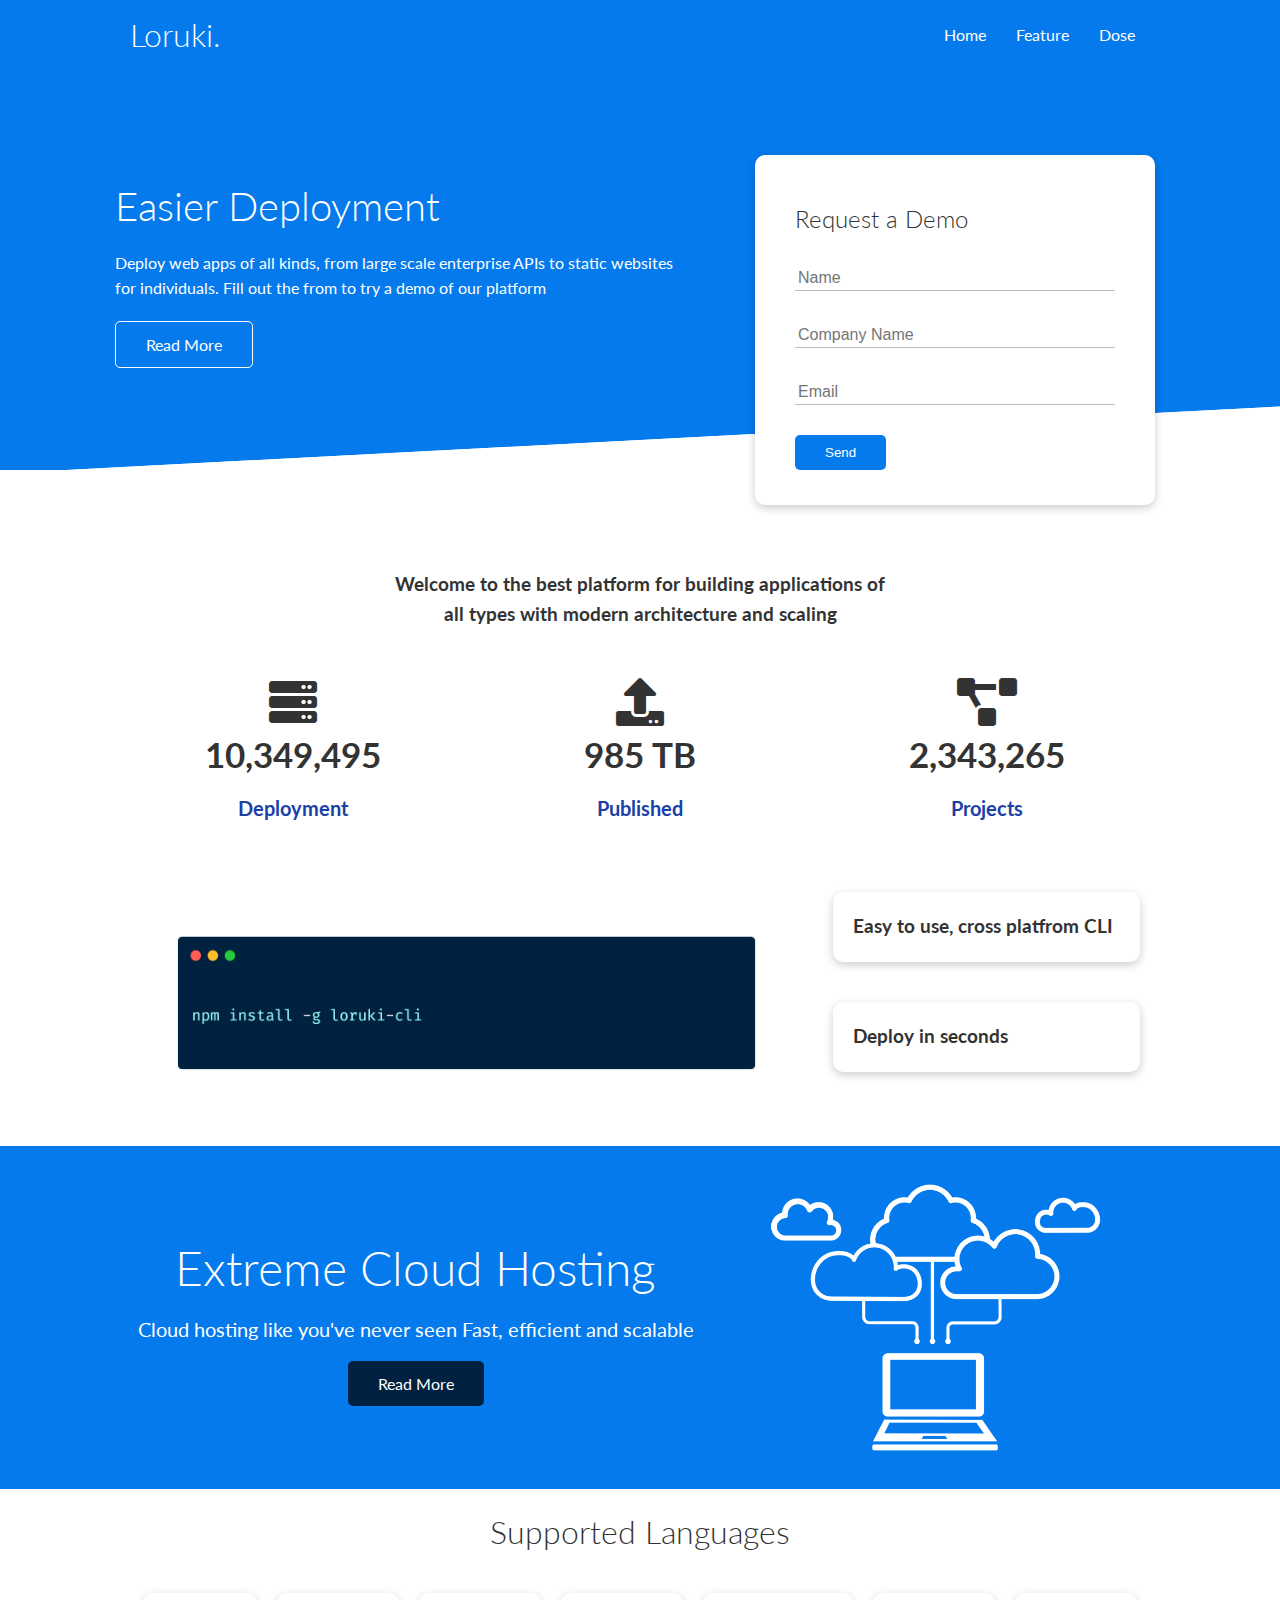
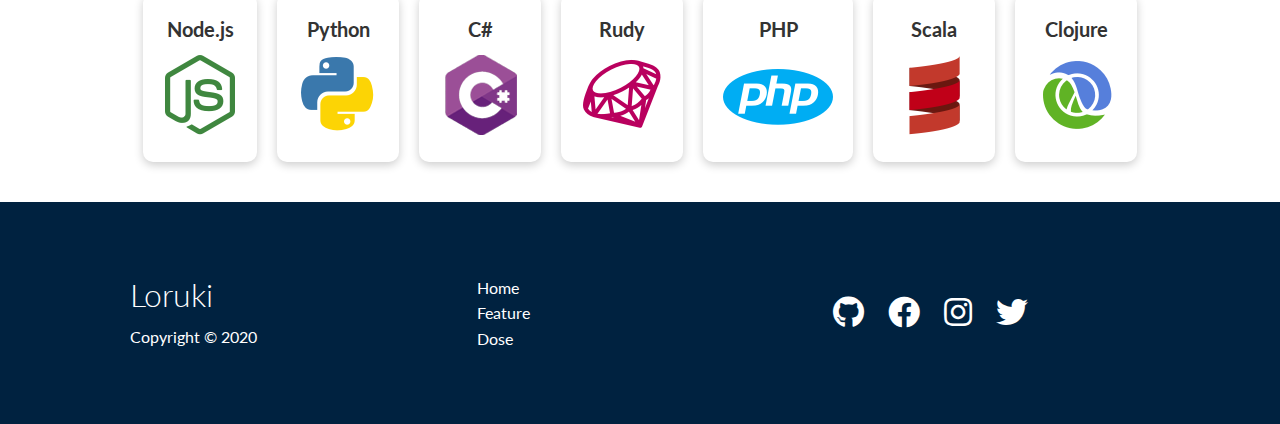
<file: index.html>
<!DOCTYPE html>
<html lang="en">
  <head>
    <meta charset="UTF-8" />
    <meta http-equiv="X-UA-Compatible" content="IE=edge" />
    <meta name="viewport" content="width=device-width, initial-scale=1.0" />
    <link rel="stylesheet" href="css/utilies.css" />
    <link rel="stylesheet" href="css/style.css" />

    <link
      rel="stylesheet"
      href="https://cdnjs.cloudflare.com/ajax/libs/font-awesome/5.15.4/css/all.min.css"
    />
    <title>Loruki | Cloud Hosting For Everyone</title>
  </head>
  <body>
    <!-- Navbar -->
    <div class="navbar">
      <div class="container flex">
        <h1 class="logo">Loruki.</h1>
        <nav>
          <ul>
            <li><a href="index.html">Home</a></li>
            <li><a href="feature.html">Feature</a></li>
            <li><a href="docs.html">Dose</a></li>
          </ul>
        </nav>
      </div>
    </div>

    <!-- Showcase -->
    <section class="showcase">
      <div class="container grid">
        <div class="showcase-text">
          <h1>Easier Deployment</h1>
          <p>
            Deploy web apps of all kinds, from large scale enterprise APIs to
            static websites for individuals. Fill out the from to try a demo of
            our platform
          </p>
          <a href="feature.html" class="btn btn-outline"> Read More</a>
        </div>

        <div class="showcase-form card">
          <h2>Request a Demo</h2>
          <form action="">
            <div class="from-control">
              <input type="text" name="name" placeholder="Name" required />
            </div>
            <div class="from-control">
              <input
                type="text"
                name="company"
                placeholder="Company Name"
                required
              />
            </div>
            <div class="from-control">
              <input type="text" name="email" placeholder="Email" required />
            </div>
            <input type="button" value="Send" class="btn btn-primary" />
          </form>
        </div>
      </div>
    </section>

    <!-- Stats -->
    <section class="stats">
      <div class="container">
        <h3 class="stats-heading text-center my-1">
          Welcome to the best platform for building applications of all types
          with modern architecture and scaling
        </h3>

        <div class="grid grid-3 text-center my-4">
          <div>
            <i class="fas fa-server fa-3x"></i>
            <h3>10,349,495</h3>
            <p class="text-secondary">Deployment</p>
          </div>
          <div>
            <i class="fas fa-upload fa-3x"></i>
            <h3>985 TB</h3>
            <p class="text-secondary">Published</p>
          </div>
          <div>
            <i class="fas fa-project-diagram fa-3x"></i>
            <h3>2,343,265</h3>
            <p class="text-secondary">Projects</p>
          </div>
        </div>
      </div>
    </section>

    <!-- Cli -->
    <section class="cli">
      <div class="container grid">
        <img src="images/cli.png" alt="" />
        <div class="card">
          <h3>Easy to use, cross platfrom CLI</h3>
        </div>
        <div class="card">
          <h3>Deploy in seconds</h3>
        </div>
      </div>
    </section>

    <!-- Cloud -->
    <section class="cloud bg-primary my-2 py-2">
      <div class="container grid">
        <div class="text-center">
          <h2 class="lg">Extreme Cloud Hosting</h2>
          <p class="lead my-1">
            Cloud hosting like you've never seen Fast, efficient and scalable
          </p>
          <a href="feature.html" class="btn btn-dark">Read More</a>
        </div>
        <img src="images/cloud.png" alt="" />
      </div>
    </section>

    <!-- Languages -->
    <section class="languages">
      <h2 class="md text-center my-2">Supported Languages</h2>

      <div class="container flex">
        <div class="card">
          <h4>Node.js</h4>
          <img src="images/logos/node.png" alt="" />
        </div>
        <div class="card">
          <h4>Python</h4>
          <img src="images/logos/python.png" alt="" />
        </div>
        <div class="card">
          <h4>C#</h4>
          <img src="images/logos/csharp.png" alt="" />
        </div>
        <div class="card">
          <h4>Rudy</h4>
          <img src="images/logos/ruby.png" alt="" />
        </div>
        <div class="card">
          <h4>PHP</h4>
          <img src="images/logos/php.png" alt="" />
        </div>
        <div class="card">
          <h4>Scala</h4>
          <img src="images/logos/scala.png" alt="" />
        </div>
        <div class="card">
          <h4>Clojure</h4>
          <img src="images/logos/clojure.png" alt="" />
        </div>
      </div>
    </section>

    <!-- Footer -->
    <footer class="footer bg-dark py-5">
      <div class="container grid grid-3">
        <div>
          <h1>Loruki</h1>
          <p>Copyright &copy; 2020</p>
        </div>
        <nav>
          <ul>
            <ul>
              <li><a href="index.html">Home</a></li>
              <li><a href="feature.html">Feature</a></li>
              <li><a href="docs.html">Dose</a></li>
            </ul>
          </ul>
        </nav>

        <div class="social">
          <a href="#"><i class="fab fa-github fa-2x"></i></a>
          <a href="#"><i class="fab fa-facebook fa-2x"></i></a>
          <a href="#"><i class="fab fa-instagram fa-2x"></i></a>
          <a href="#"><i class="fab fa-twitter fa-2x"></i></a>
        </div>
      </div>
    </footer>
  </body>
</html>
</file>
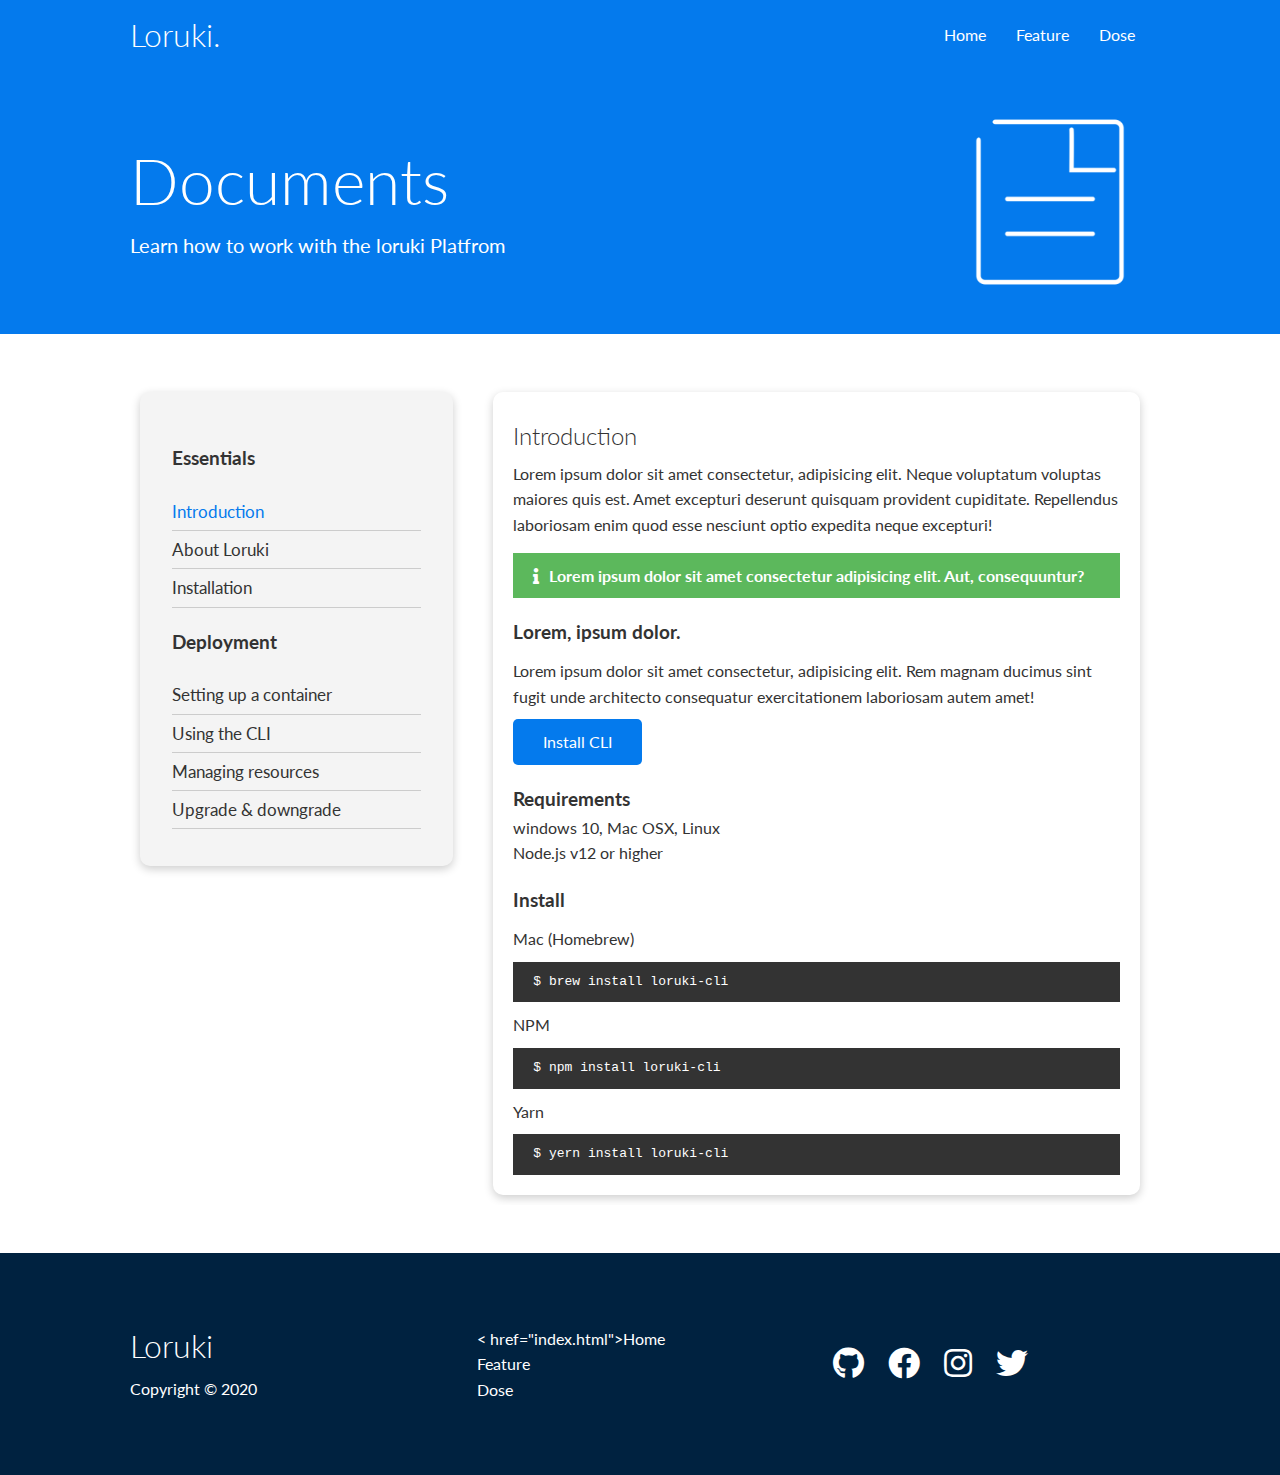
<file: docs.html>
<!DOCTYPE html>
<html lang="en">
  <head>
    <meta charset="UTF-8" />
    <meta http-equiv="X-UA-Compatible" content="IE=edge" />
    <meta name="viewport" content="width=device-width, initial-scale=1.0" />
    <link rel="stylesheet" href="css/utilies.css" />
    <link rel="stylesheet" href="css/style.css" />

    <link
      rel="stylesheet"
      href="https://cdnjs.cloudflare.com/ajax/libs/font-awesome/5.15.4/css/all.min.css"
    />
    <title>Loruki | Cloud Hosting For Everyone</title>
  </head>
  <body>
    <!-- Navbar -->
    <div class="navbar">
      <div class="container flex">
        <h1 class="logo">Loruki.</h1>
        <nav>
          <ul>
            <li><a href="index.html">Home</a></li>
            <li><a href="feature.html">Feature</a></li>
            <li><a href="docs.html">Dose</a></li>
          </ul>
        </nav>
      </div>
    </div>

    <!-- Head -->
    <section class="docs-head bg-primary py-3">
      <div class="container grid">
        <div>
          <h1 class="xl">Documents</h1>
          <p class="lead">
           Learn how to work with the loruki Platfrom
          </p>
        </div>
        <img src="images/docs.png" alt="" />
      </div>
    </section>

    <!-- Docs main -->
<section class="docs-main my-4">
    <div class="container grid">
        <div class="card bg-light p-3">
            <h3 class="my-2">Essentials</h3>
            <nav>
                <ul>
                    <li><a a class="text-primary" href="#">Introduction</a></li>
                    <li><a href="#">About Loruki</a></li>
                    <li><a href="#">Installation</a></li>
                </ul>
            </nav>

            <h3 class="my-2">Deployment</h3>
            <nav>
                <ul>
                    <li><a href="#">Setting up a container</a></li>
                    <li><a href="#">Using the CLI</a></li>
                    <li><a href="#">Managing resources</a></li>
                    <li><a href="#">Upgrade & downgrade</a></li>
                </ul>
            </nav>
        </div>
        <div class="card">
            <h2>Introduction</h2>
            <p>Lorem ipsum dolor sit amet consectetur, adipisicing elit. Neque voluptatum voluptas maiores quis est. Amet excepturi deserunt quisquam provident cupiditate. Repellendus laboriosam enim quod esse nesciunt optio expedita neque excepturi!</p>

            <div class="alert alert-success">
                <i class="fas fa-info"></i>Lorem ipsum dolor sit amet consectetur adipisicing elit. Aut, consequuntur?
            </div>

            <h3>Lorem, ipsum dolor.</h3>
            <p>Lorem ipsum dolor sit amet consectetur, adipisicing elit. Rem magnam ducimus sint fugit unde architecto consequatur exercitationem laboriosam autem amet!</p>
            <a href="#" class="btn btn-primary">Install CLI</a>

            <h3>Requirements</h3>
            <ul>
                <li>windows 10, Mac OSX, Linux</li>
                <li>Node.js v12 or higher</li>
            </ul>

            <h3>Install</h3>
            <p>Mac (Homebrew)</p>
            <pre><code>$ brew install loruki-cli</code></pre>

            <p>NPM</p>
            <pre><code>$ npm install loruki-cli</code></pre>

            <p>Yarn</p>
            <pre><code>$ yern install loruki-cli</code></pre>
        </div>
    </div>
</section>
    <!-- Footer -->
    <footer class="footer bg-dark py-5">
      <div class="container grid grid-3">
        <div>
          <h1>Loruki</h1>
          <p>Copyright &copy; 2020</p>
        </div>
        <nav>
          <ul>
            <ul>
              <li>< href="index.html">Home</a></li>
              <li><a href="feature.html">Feature</a></li>
              <li><a href="docs.html">Dose</a></li>
            </ul>
          </ul>
        </nav>

        <div class="social">
          <a href="#"><i class="fab fa-github fa-2x"></i></a>
          <a href="#"><i class="fab fa-facebook fa-2x"></i></a>
          <a href="#"><i class="fab fa-instagram fa-2x"></i></a>
          <a href="#"><i class="fab fa-twitter fa-2x"></i></a>
        </div>
      </div>
    </footer>
  </body>
</html>
</file>
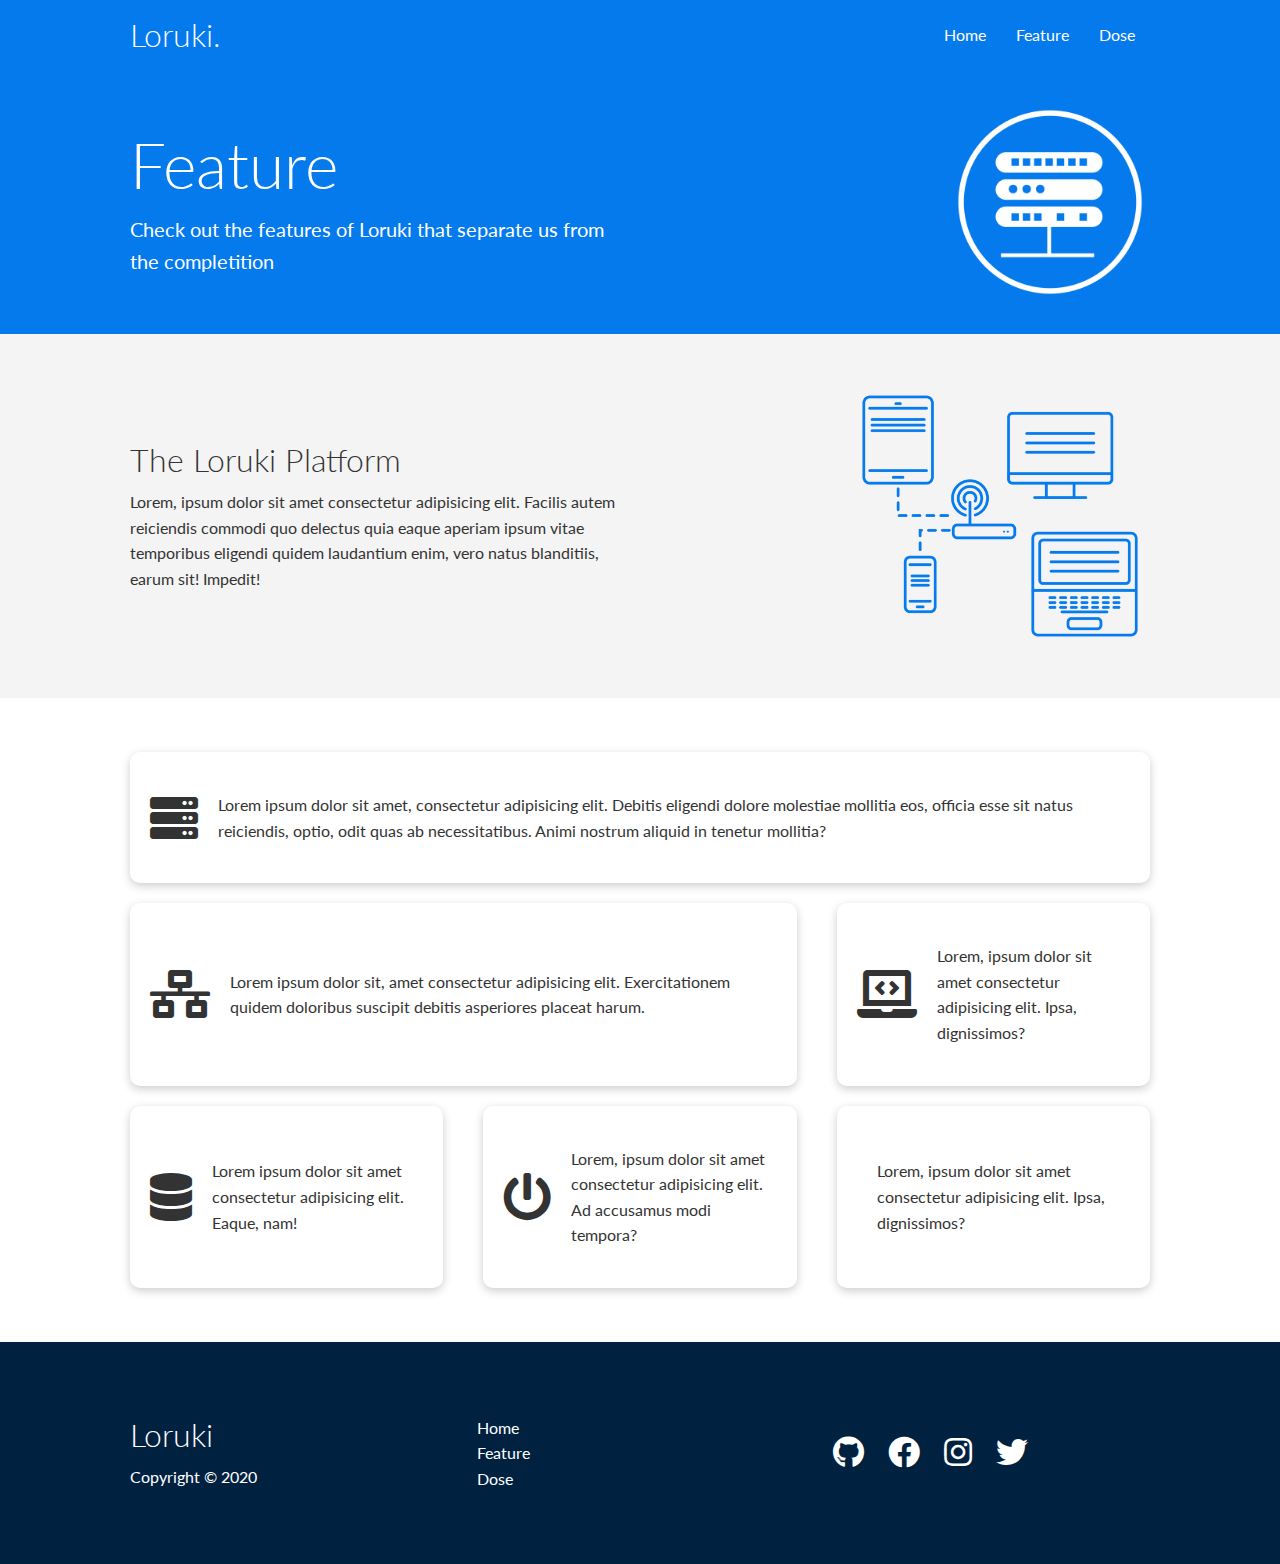
<file: feature.html>
<!DOCTYPE html>
<html lang="en">
  <head>
    <meta charset="UTF-8" />
    <meta http-equiv="X-UA-Compatible" content="IE=edge" />
    <meta name="viewport" content="width=device-width, initial-scale=1.0" />
    <link rel="stylesheet" href="css/utilies.css" />
    <link rel="stylesheet" href="css/style.css" />

    <link
      rel="stylesheet"
      href="https://cdnjs.cloudflare.com/ajax/libs/font-awesome/5.15.4/css/all.min.css"
    />
    <title>Loruki | Cloud Hosting For Everyone</title>
  </head>
  <body>
    <!-- Navbar -->
    <div class="navbar">
      <div class="container flex">
        <h1 class="logo">Loruki.</h1>
        <nav>
          <ul>
            <li><a href="index.html">Home</a></li>
            <li><a href="feature.html">Feature</a></li>
            <li><a href="docs.html">Dose</a></li>
          </ul>
        </nav>
      </div>
    </div>

    <!-- Head -->
    <section class="features-head bg-primary py-3">
      <div class="container grid">
        <div>
          <h1 class="xl">Feature</h1>
          <p class="lead">
            Check out the features of Loruki that separate us from the
            completition
          </p>
        </div>
        <img src="images/server.png" alt="" />
      </div>
    </section>

    <!-- Sub head -->
    <section class="features-sub-head bg-light py-3">
      <div class="container grid">
        <div>
          <h1 class="md">The Loruki Platform</h1>
          <p>
            Lorem, ipsum dolor sit amet consectetur adipisicing elit. Facilis
            autem reiciendis commodi quo delectus quia eaque aperiam ipsum vitae
            temporibus eligendi quidem laudantium enim, vero natus blanditiis,
            earum sit! Impedit!
          </p>
        </div>
        <img src="images/server2.png" alt="" />
      </div>
    </section>

    <section class="features-main my-2">
      <div class="container grid  grid-3">
        <div class="card flex">
          <i class="fas fa-server fa-3x"></i>
          <p>
            Lorem ipsum dolor sit amet, consectetur adipisicing elit. Debitis
            eligendi dolore molestiae mollitia eos, officia esse sit natus
            reiciendis, optio, odit quas ab necessitatibus. Animi nostrum
            aliquid in tenetur mollitia?
          </p>
        </div>
        <div class="card flex">
          <i class="fas fa-network-wired fa-3x"></i>
          <p>
            Lorem ipsum dolor sit, amet consectetur adipisicing elit.
            Exercitationem quidem doloribus suscipit debitis asperiores placeat
            harum.
          </p>
        </div>

        <div class="card flex">
          <i class="fas fa-laptop-code fa-3x"></i>
          <p>
            Lorem, ipsum dolor sit amet consectetur adipisicing elit. Ipsa,
            dignissimos?
          </p>
        </div>
        <div class="card flex">
          <i class="fas fa-database fa-3x"></i>
          <p>
            Lorem ipsum dolor sit amet consectetur adipisicing elit. Eaque, nam!
          </p>
        </div>
        <div class="card flex">
          <i class="fas fa-power-off fa-3x"></i>
          <p>
            Lorem, ipsum dolor sit amet consectetur adipisicing elit. Ad
            accusamus modi tempora?
          </p>
        </div>
        <div class="card flex">
          <i class="fas fa- fa-3x"></i>
          <p>
            Lorem, ipsum dolor sit amet consectetur adipisicing elit. Ipsa,
            dignissimos?
          </p>
        </div>
      </div>
    </section>

    <!-- Footer -->
    <footer class="footer bg-dark py-5">
      <div class="container grid grid-3">
        <div>
          <h1>Loruki</h1>
          <p>Copyright &copy; 2020</p>
        </div>
        <nav>
          <ul>
            <ul>
              <li><a href="index.html">Home</a></li>
              <li><a href="feature.html">Feature</a></li>
              <li><a href="docs.html">Dose</a></li>
            </ul>
          </ul>
        </nav>

        <div class="social">
          <a href="#"><i class="fab fa-github fa-2x"></i></a>
          <a href="#"><i class="fab fa-facebook fa-2x"></i></a>
          <a href="#"><i class="fab fa-instagram fa-2x"></i></a>
          <a href="#"><i class="fab fa-twitter fa-2x"></i></a>
        </div>
      </div>
    </footer>
  </body>
</html>
</file>
<file: css/utilies.css>
/* Utilities */
.container {
  max-width: 1100px;
  margin: 0 auto;
  overflow: auto;
  padding: 0 40px;
}

.card {
  background-color: #fff;
  color: #333;
  border-radius: 10px;
  box-shadow: 0 3px 10px rgba(0, 0, 0, 0.2);
  padding: 20px;
  margin: 10px;
}

.btn {
  display: inline-block;
  padding: 10px 30px;
  cursor: pointer;
  background-color: var(--primary-color);
  color: #fff;
  border: none;
  border-radius: 5px;
}

.btn-outline {
  background-color: transparent;
  border: 1px #fff solid;
}

.btn:hover {
  transform: scale(0.98);
}

/* Backgrounds & colored buttons*/
.bg-primary,
.btn-primary {
  background-color: var(--primary-color);
  color: #fff;
}

.bg-secondary,
.btn-secondary {
  background-color: var(--secondary-color);
  color: #fff;
}

.bg-dark,
.btn-dark {
  background-color: var(--dark-color);
  color: #fff;
}

.bg-light,
.btn-light {
  background-color: var(--light-color);
  color: #333;
}

.bg-primary a,
.btn-primary a,
.bg-secondary a,
.btn-secondary a,
.bg-dark a,
.btn-dark a {
  color: #fff;
}

/* Text Color */
.text-primary {
  color: var(--primary-color);
}

.text-secondary {
  color: var(--secondary-color);
}

.text-dark {
  color: var(--dark-color);
}

.text-light {
  color: var(--light-color);
}
/* Text Sizes */
.lead {
  font-size: 20px;
}

.sm {
  font-size: 1rem;
}

.md {
  font-size: 2rem;
}

.lg {
  font-size: 3rem;
}

.xl {
  font-size: 4rem;
}

.text-center {
  text-align: center;
}

/* Alert */
.alert {
  background-color: var(--light-color);
  padding: 10px 20px;
  font-weight: bold;
  margin: 15px 0;
}

.alert i {
  margin-right: 10px;
}

.alert-success {
  background-color: var(--success-color);
  color: #fff;
}

.alert-error {
  background-color: var(--error-color);
  color: #fff;
}

.flex {
  display: flex;
  justify-content: center;
  align-items: center;
  height: 100%;
}

.grid {
  display: grid;
  grid-template-columns: repeat(2, 1fr);
  gap: 20px;
  justify-content: center;
  align-items: center;
  height: 100%;
}

.grid-3 {
  grid-template-columns: repeat(3, 1fr);
}

code,
pre {
  background: #333;
  color: #fff;
  padding: 10px;
}

/* Margin */
.my-1 {
  margin: 1rem 0;
}
.my-2 {
  margin: 1.5rem 0;
}
.my-3 {
  margin: 2rem 0;
}
.my-4 {
  margin: 3rem 0;
}

.my-5 {
  margin: 4rem 0;
}

.m-1 {
  margin: 1rem;
}
.m-2 {
  margin: 1.5rem;
}
.m-3 {
  margin: 2rem;
}
.m-4 {
  margin: 3rem;
}

.m-5 {
  margin: 4rem;
}

/* Padding */

.py-1 {
  padding: 1rem 0;
}
.py-2 {
  padding: 1.5rem 0;
}
.py-3 {
  padding: 2rem 0;
}
.py-4 {
  padding: 3rem 0;
}

.py-5 {
  padding: 4rem 0;
}

.p-1 {
  padding: 1rem;
}
.p-2 {
  padding: 1.5rem;
}
.p-3 {
  padding: 2rem;
}
.p-4 {
  padding: 3rem;
}

.p-5 {
  padding: 4rem;
}
</file>
<file: css/style.css>
@import url('https://fonts.googleapis.com/css2?family=Lato:wght@300&display=swap');

:root {
    --primary-color: #047aed;
    --secondary-color: #1c3fa8;
    --dark-color: #002240;
    --light-color: #f4f4f4;
    --success-color: #5cb85c;
    --error-color: #d9534f;
}

* {
    box-sizing: border-box;
    padding: 0;
    margin: 0;
}

body {
    font-family: 'Lato', 'sans-serif';
    color: #333;
    line-height: 1.6;
}

ul {
    list-style: none;
}

a {
    text-decoration: none;
    color: #333;
}

h1,h2 {
    font-weight: 300;
    line-height: 1.2;
    margin: 10px 0;
}

p {
    margin: 10px 0;
}

img {
    width: 100%;
}

/* Navbar */
.navbar {
    background-color : var(--primary-color);
    color: #fff;
    height: 70px;
}

.navbar ul {
    display: flex;
}

.navbar a {
    color: #fff;
    padding: 10px;
    margin:  0 5px;
}

.navbar a:hover {
    border-bottom: 2px #fff solid;
}

.navbar .flex{ 
    justify-content: space-between;
}

/* Showcase */
.showcase {
    height: 400px;
    background-color: var(--primary-color);
    color: #fff;
    position:relative;
}

.showcase h1 {
    font-size: 40px;

}

.showcase p {
    margin: 20px 0;
}

.showcase .grid { 
    overflow:visible;
    grid-template-columns: 55% 45%;
    gap: 30px;
}

.showcase-text {
    animation: slideInFromLeft 1s ease-in;
}

.showcase-form {
    position: relative;
    top: 60px;
    height: 350px;
    width: 400px;
    padding: 40px;
    z-index: 100;
    justify-self:flex-end;
    animation: slideInFromRight 1s ease-in;
}

.showcase-form .from-control {
    margin: 30px 0;
}
.showcase-form input[type='text'],
.showcase-form input[type='email'] {
    border: 0;
    border-bottom: 1px solid #b4becb;
    width: 100%;
    padding: 3px;
    font-size: 16px;
}

.showcase-form input:focus {
    outline: none;
}


.showcase::before,
.showcase::after {
    content: '';
    position:absolute;
    height: 100px;
    bottom: -70px;
    right: 0;
    left: 0;
    background: #fff;
    transform: skewY(-3deg);
    -webkit-transform: skewY(-3deg);
    -moz-transform: skewY(-3deg);
    -ms-transform:skewY(-3deg);
}

/* Stats */

.stats {
    padding-top: 100px;
    animation: slideInFromBottom 1s ease-in;
}

.stats-heading {
    max-width: 500px;
    margin:auto;
}


.stats .grid h3 { 
    font-size: 35px;
}

.stats .grid p {
    font-size: 20px;
    font-weight: bold;
}

/* Cli */
.cli .grid {
    grid-template-columns: repeat(3,1fr);
    grid-template-rows: repeat(2,1fr);
}

.cli .grid > *:first-child {
    grid-column: 1 / span 2;
    grid-row: 1 / spen 2;
}

/* Cloud */
.cloud .grid {
    grid-template-columns: 4fr 3fr;
}

/* Languages */
.languages .flex {
    flex-wrap: wrap;
}
.languages .card {
    text-align: center;
    margin: 18px 10px 40px;
    transition: transform 0.2s ease-in ;
}

.languages .card h4 {
    font-size: 20px;
    margin-bottom: 10px;
}

.languages .card:hover {
    transform: translateY(-15px);
}

/* Features */
.features-head  img, .docs-head  img{
    width: 200px;
    justify-self: flex-end;
}

.features-sub-head img {
    width: 300px;
    justify-self: flex-end;
}

.features-main .card > i {
    margin-right: 20px;
}

.features-main .grid {
    padding: 30px;
}

.features-main .grid > *:first-child {
    grid-column: 1 / span 3;

}

.features-main .grid > *:nth-child(2) {
    grid-column: 1 / span 2;
}


/* Docs */
.docs-main h3 {
    margin-top: 20px;
}

.docs-main .grid {
    grid-template-columns: 1fr 2fr;
    align-items: flex-start;
}

.docs-main nav li  {
    font-size: 17px;
    padding-bottom: 5px;
    margin-bottom: 5px;
    border-bottom: 1px #ccc solid;
}

.docs-main a:hover {
    font-weight: bold;
}



/* Footer */
.footer .social a {
    margin: 0 10px;
}

/* Animations */
@keyframes slideInFromLeft {
    0% {
        transform: translateX(-100%);
    }
    100% {
        transform: translateX(0);
    }
}
@keyframes slideInFromRight {
    0% {
        transform: translateX(100%);
    }
    100% {
        transform: translateX(0);
    }
}
@keyframes slideInFromTop {
    0% {
        transform: translateY(-100%);
    }
    100% {
        transform: translateX(0);
    }
}
@keyframes slideInFromBottom {
    0% {
        transform: translateY(100%);
    }
    100% {
        transform: translateX(0);
    }
}

/* Tablets and under */
@media(max-width : 768px){
    .grid,
    .showcase .grid,
    .stats .grid,
    .cli .grid,
    .cloud .grid,
    .features-main .grid,
    .docs-main .grid {
        grid-template-columns: 1fr;
        grid-template-rows: 1fr;
    }

    .showcase {
        height: auto;
    }

    .showcase-text {
        text-align: center;
        margin-top: 40px;
        animation: slideInFromTop 1s ease-in;
    }

    .showcase-form {
        justify-self: center;
        margin: auto;
        animation: slideInFromBottom 1s ease-in;
    }

    .cli .grid > *:first-child {
        grid-column: 1;
        grid-row: 1 ;
    }
    
    .features-head,
    .features-sub-head,
    .docs-head {
        text-align: center;
    }
    .features-head img,
    .features-sub-head img,
    .docs-head img{
        justify-self: center;
    }

    .features-main .grid  > *:first-child ,
    .features-main .grid > *:nth-child(2) {
        grid-column :1;
    }
}
/*  Mobile */
@media(max-width: 500px){
    .navbar {
        height: 110px;
    }

    .navbar .flex {
        flex-direction: column;
    }

    .navbar ul {
        padding:10px;
        background-color: rgba(0,0,0,0.1);
    }
}
</file>
